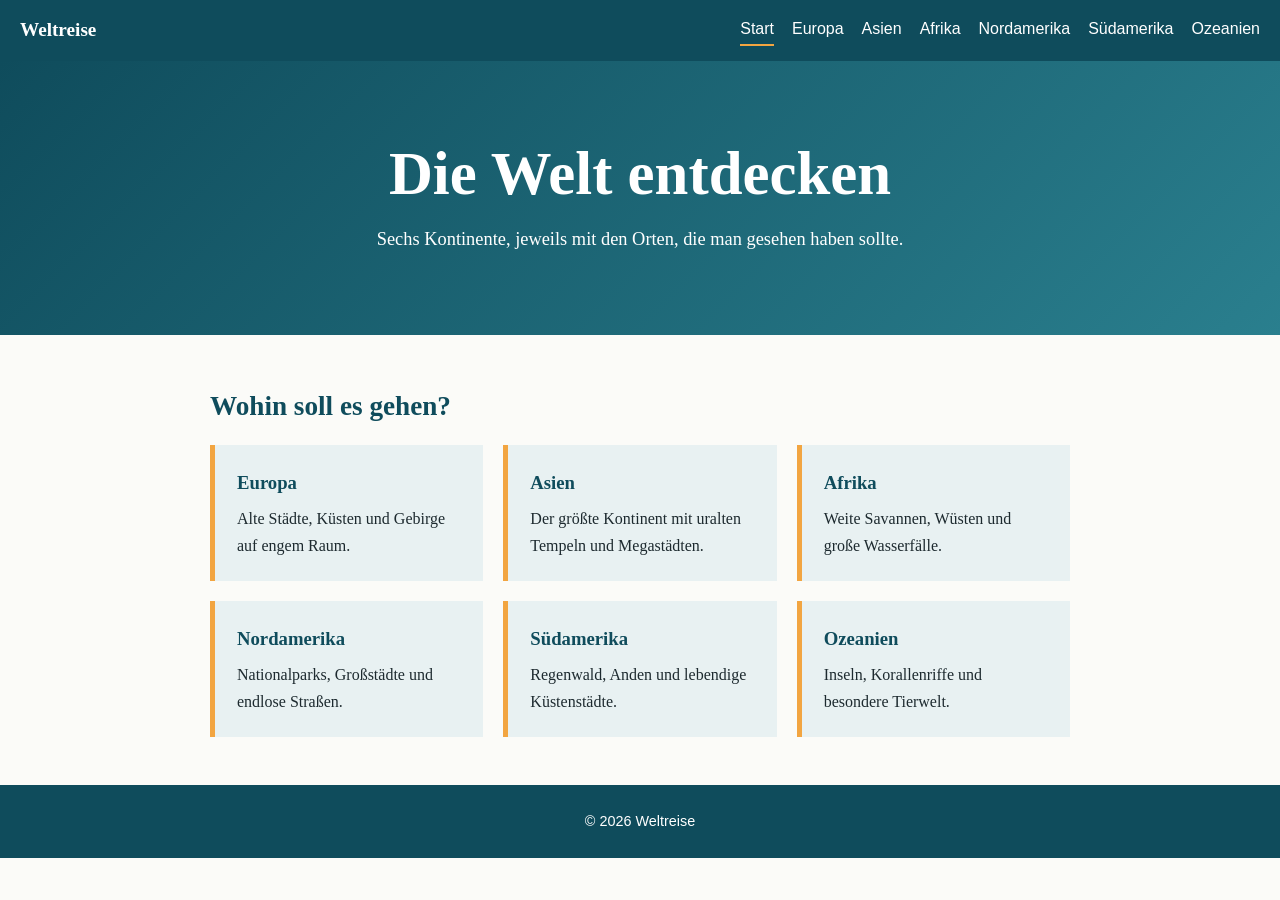
<file: index.html>
<!DOCTYPE html>
<html lang="de">
<head>
<meta charset="UTF-8">
<meta name="viewport" content="width=device-width, initial-scale=1">
<title>Start – Weltreise</title>
<link rel="stylesheet" href="style.css">
</head>
<body>
<header><strong>Weltreise</strong><nav><a href="index.html" aria-current="page">Start</a><a href="europa.html">Europa</a><a href="asien.html">Asien</a><a href="afrika.html">Afrika</a><a href="nordamerika.html">Nordamerika</a><a href="suedamerika.html">Südamerika</a><a href="ozeanien.html">Ozeanien</a></nav></header>
<div class="hero"><h1>Die Welt entdecken</h1><p>Sechs Kontinente, jeweils mit den Orten, die man gesehen haben sollte.</p></div>
<section><h2>Wohin soll es gehen?</h2><div class="karten"><a class="karte" href="europa.html"><h3>Europa</h3><p>Alte Städte, Küsten und Gebirge auf engem Raum.</p></a><a class="karte" href="asien.html"><h3>Asien</h3><p>Der größte Kontinent mit uralten Tempeln und Megastädten.</p></a><a class="karte" href="afrika.html"><h3>Afrika</h3><p>Weite Savannen, Wüsten und große Wasserfälle.</p></a><a class="karte" href="nordamerika.html"><h3>Nordamerika</h3><p>Nationalparks, Großstädte und endlose Straßen.</p></a><a class="karte" href="suedamerika.html"><h3>Südamerika</h3><p>Regenwald, Anden und lebendige Küstenstädte.</p></a><a class="karte" href="ozeanien.html"><h3>Ozeanien</h3><p>Inseln, Korallenriffe und besondere Tierwelt.</p></a></div></section>
<footer>&copy; 2026 Weltreise</footer>
</body>
</html>
</file>
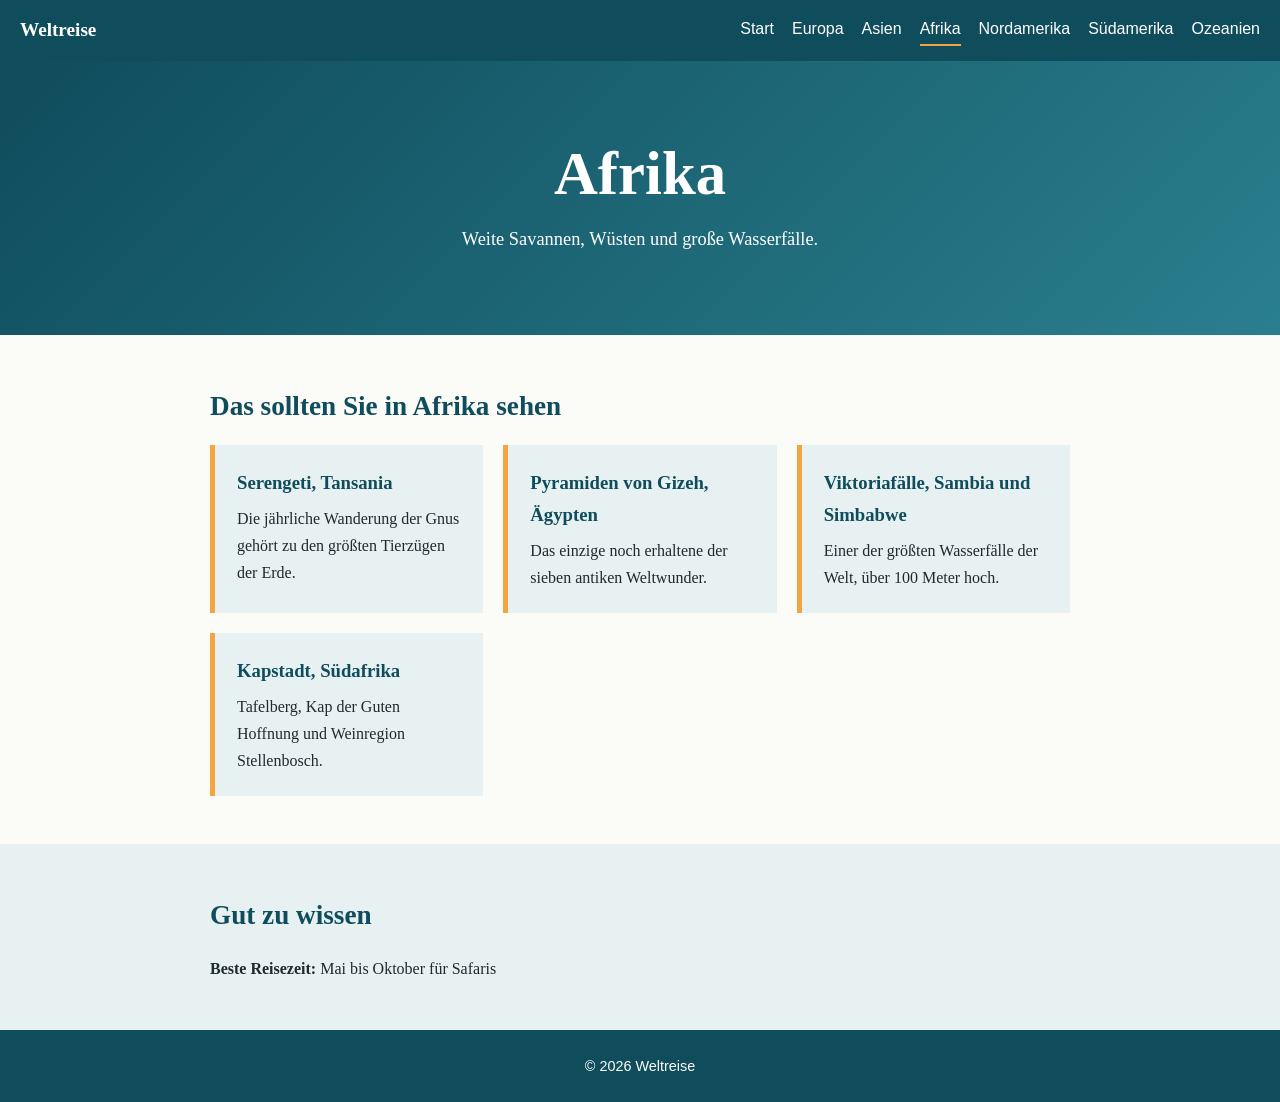
<file: afrika.html>
<!DOCTYPE html>
<html lang="de">
<head>
<meta charset="UTF-8">
<meta name="viewport" content="width=device-width, initial-scale=1">
<title>Afrika – Weltreise</title>
<link rel="stylesheet" href="style.css">
</head>
<body>
<header><strong>Weltreise</strong><nav><a href="index.html">Start</a><a href="europa.html">Europa</a><a href="asien.html">Asien</a><a href="afrika.html" aria-current="page">Afrika</a><a href="nordamerika.html">Nordamerika</a><a href="suedamerika.html">Südamerika</a><a href="ozeanien.html">Ozeanien</a></nav></header>
<div class="hero"><h1>Afrika</h1><p>Weite Savannen, Wüsten und große Wasserfälle.</p></div>
<section><h2>Das sollten Sie in Afrika sehen</h2><div class="karten"><div class="karte"><h3>Serengeti, Tansania</h3><p>Die jährliche Wanderung der Gnus gehört zu den größten Tierzügen der Erde.</p></div><div class="karte"><h3>Pyramiden von Gizeh, Ägypten</h3><p>Das einzige noch erhaltene der sieben antiken Weltwunder.</p></div><div class="karte"><h3>Viktoriafälle, Sambia und Simbabwe</h3><p>Einer der größten Wasserfälle der Welt, über 100 Meter hoch.</p></div><div class="karte"><h3>Kapstadt, Südafrika</h3><p>Tafelberg, Kap der Guten Hoffnung und Weinregion Stellenbosch.</p></div></div></section>
<section class="infos"><h2>Gut zu wissen</h2><p><strong>Beste Reisezeit:</strong> Mai bis Oktober für Safaris</p></section>
<footer>&copy; 2026 Weltreise</footer>
</body>
</html>
</file>
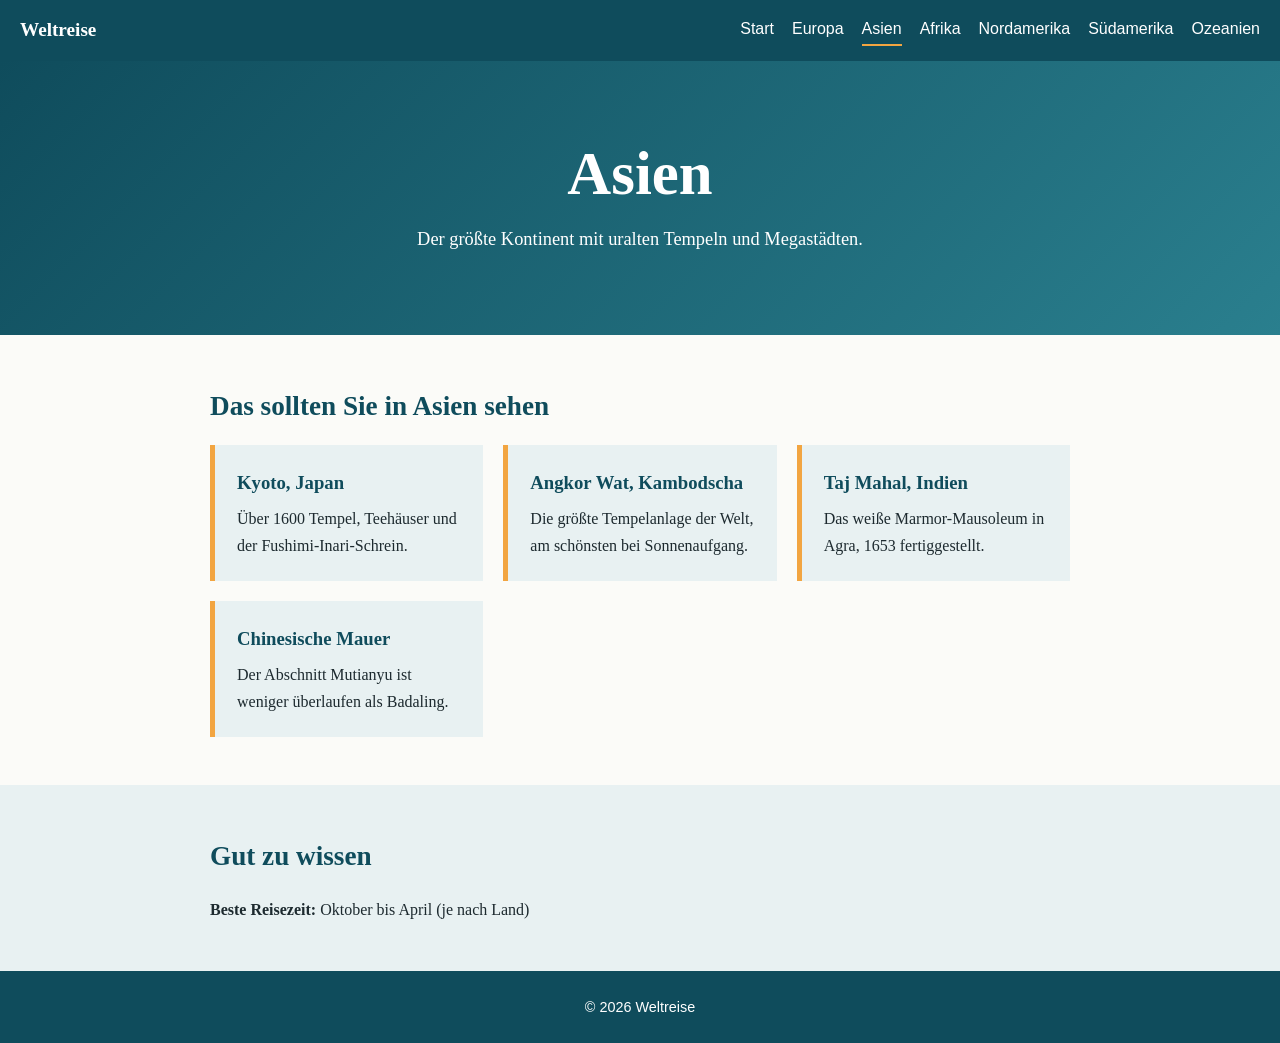
<file: asien.html>
<!DOCTYPE html>
<html lang="de">
<head>
<meta charset="UTF-8">
<meta name="viewport" content="width=device-width, initial-scale=1">
<title>Asien – Weltreise</title>
<link rel="stylesheet" href="style.css">
</head>
<body>
<header><strong>Weltreise</strong><nav><a href="index.html">Start</a><a href="europa.html">Europa</a><a href="asien.html" aria-current="page">Asien</a><a href="afrika.html">Afrika</a><a href="nordamerika.html">Nordamerika</a><a href="suedamerika.html">Südamerika</a><a href="ozeanien.html">Ozeanien</a></nav></header>
<div class="hero"><h1>Asien</h1><p>Der größte Kontinent mit uralten Tempeln und Megastädten.</p></div>
<section><h2>Das sollten Sie in Asien sehen</h2><div class="karten"><div class="karte"><h3>Kyoto, Japan</h3><p>Über 1600 Tempel, Teehäuser und der Fushimi-Inari-Schrein.</p></div><div class="karte"><h3>Angkor Wat, Kambodscha</h3><p>Die größte Tempelanlage der Welt, am schönsten bei Sonnenaufgang.</p></div><div class="karte"><h3>Taj Mahal, Indien</h3><p>Das weiße Marmor-Mausoleum in Agra, 1653 fertiggestellt.</p></div><div class="karte"><h3>Chinesische Mauer</h3><p>Der Abschnitt Mutianyu ist weniger überlaufen als Badaling.</p></div></div></section>
<section class="infos"><h2>Gut zu wissen</h2><p><strong>Beste Reisezeit:</strong> Oktober bis April (je nach Land)</p></section>
<footer>&copy; 2026 Weltreise</footer>
</body>
</html>
</file>
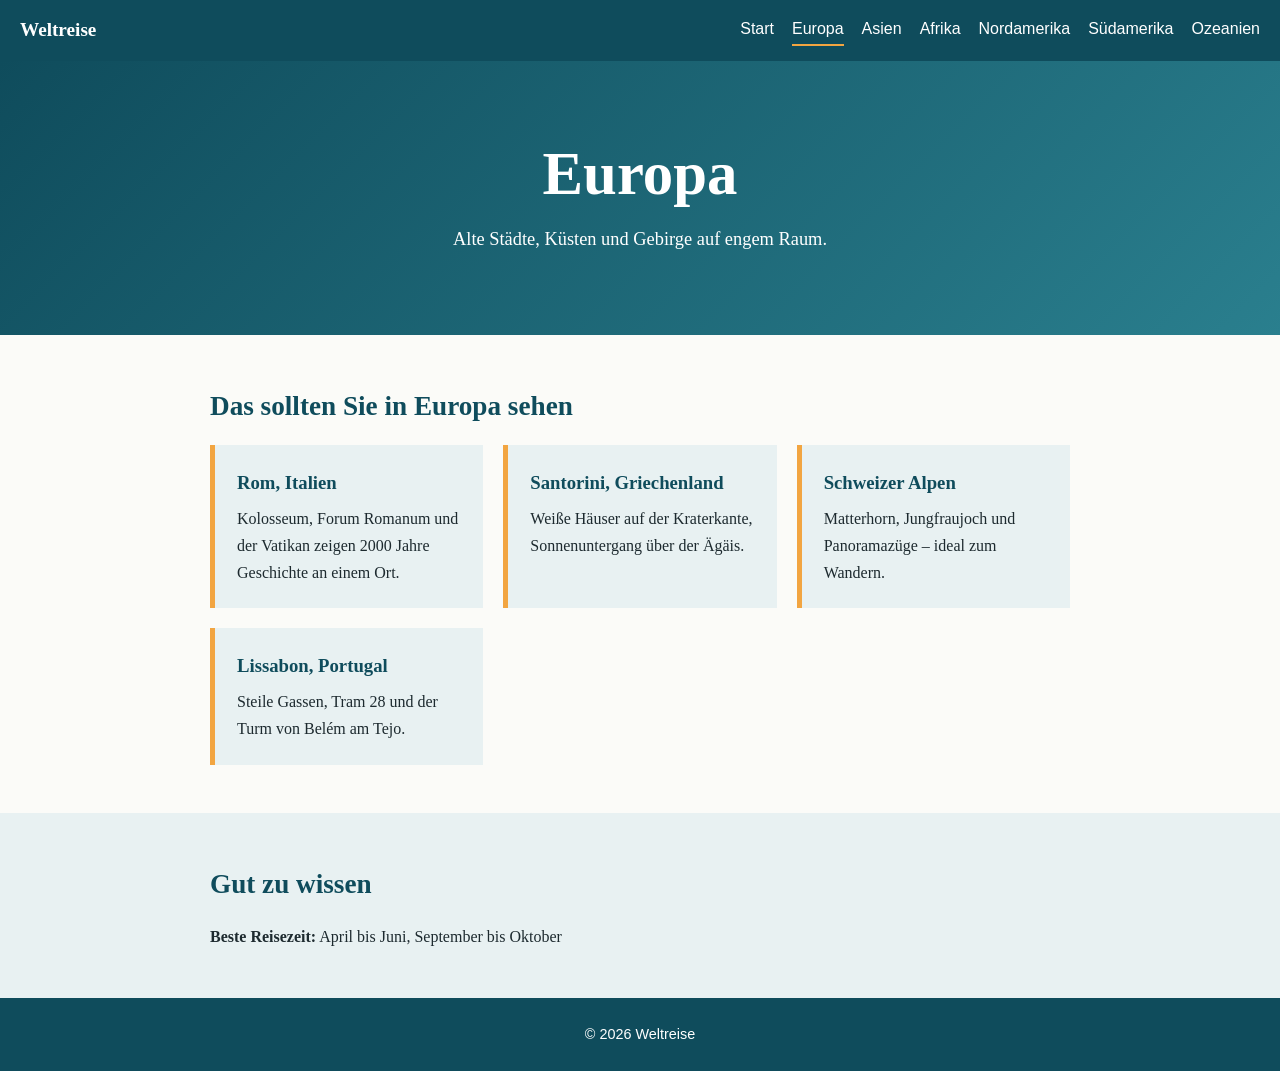
<file: europa.html>
<!DOCTYPE html>
<html lang="de">
<head>
<meta charset="UTF-8">
<meta name="viewport" content="width=device-width, initial-scale=1">
<title>Europa – Weltreise</title>
<link rel="stylesheet" href="style.css">
</head>
<body>
<header><strong>Weltreise</strong><nav><a href="index.html">Start</a><a href="europa.html" aria-current="page">Europa</a><a href="asien.html">Asien</a><a href="afrika.html">Afrika</a><a href="nordamerika.html">Nordamerika</a><a href="suedamerika.html">Südamerika</a><a href="ozeanien.html">Ozeanien</a></nav></header>
<div class="hero"><h1>Europa</h1><p>Alte Städte, Küsten und Gebirge auf engem Raum.</p></div>
<section><h2>Das sollten Sie in Europa sehen</h2><div class="karten"><div class="karte"><h3>Rom, Italien</h3><p>Kolosseum, Forum Romanum und der Vatikan zeigen 2000 Jahre Geschichte an einem Ort.</p></div><div class="karte"><h3>Santorini, Griechenland</h3><p>Weiße Häuser auf der Kraterkante, Sonnenuntergang über der Ägäis.</p></div><div class="karte"><h3>Schweizer Alpen</h3><p>Matterhorn, Jungfraujoch und Panoramazüge – ideal zum Wandern.</p></div><div class="karte"><h3>Lissabon, Portugal</h3><p>Steile Gassen, Tram 28 und der Turm von Belém am Tejo.</p></div></div></section>
<section class="infos"><h2>Gut zu wissen</h2><p><strong>Beste Reisezeit:</strong> April bis Juni, September bis Oktober</p></section>
<footer>&copy; 2026 Weltreise</footer>
</body>
</html>
</file>
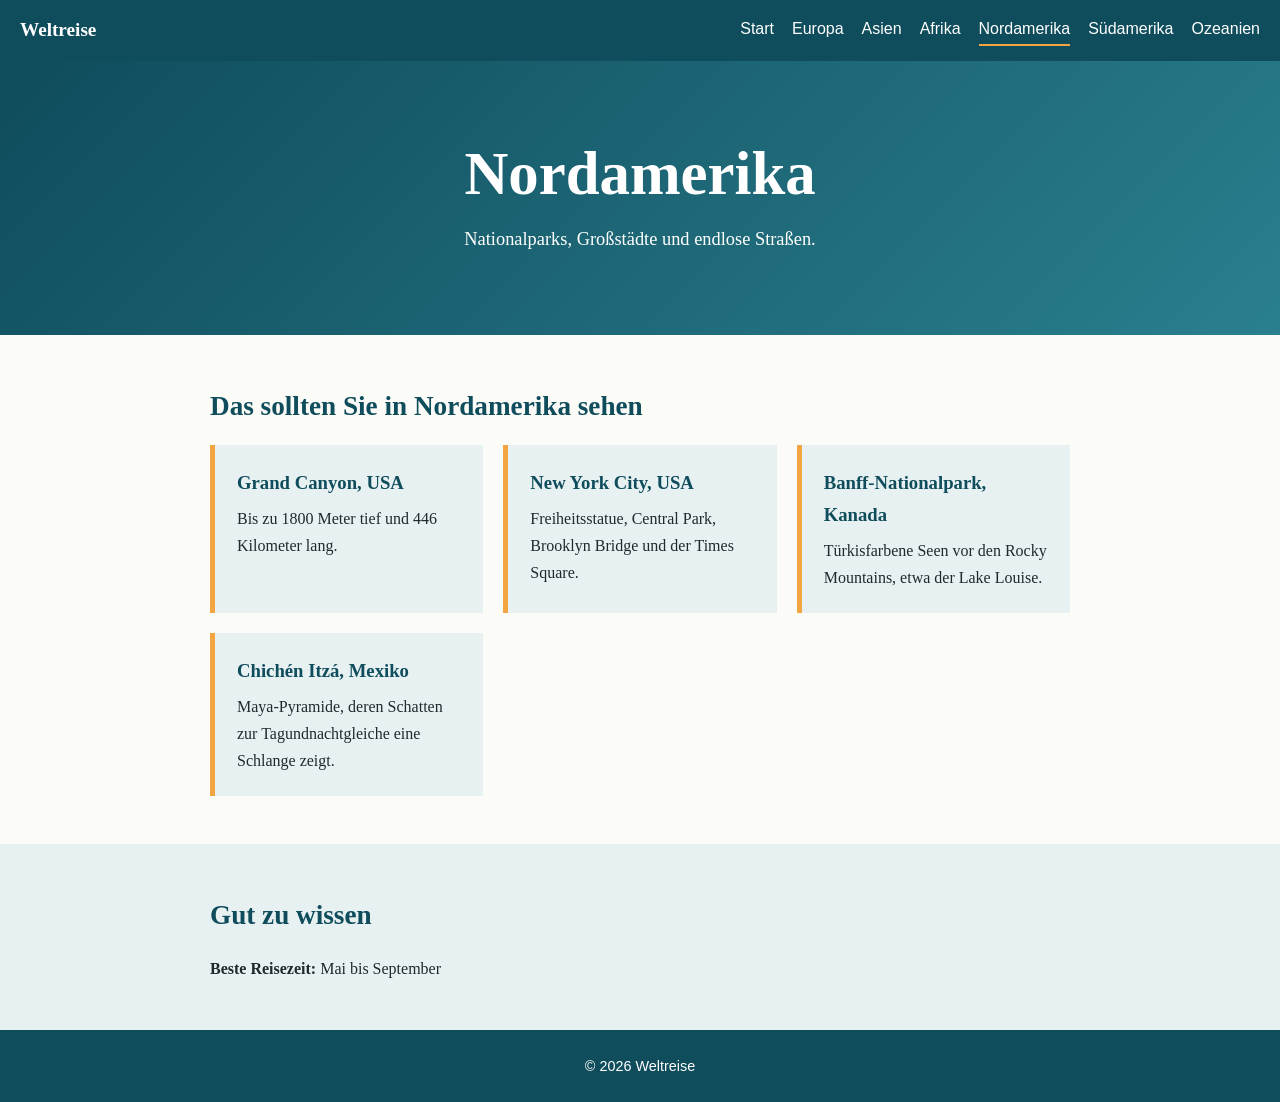
<file: nordamerika.html>
<!DOCTYPE html>
<html lang="de">
<head>
<meta charset="UTF-8">
<meta name="viewport" content="width=device-width, initial-scale=1">
<title>Nordamerika – Weltreise</title>
<link rel="stylesheet" href="style.css">
</head>
<body>
<header><strong>Weltreise</strong><nav><a href="index.html">Start</a><a href="europa.html">Europa</a><a href="asien.html">Asien</a><a href="afrika.html">Afrika</a><a href="nordamerika.html" aria-current="page">Nordamerika</a><a href="suedamerika.html">Südamerika</a><a href="ozeanien.html">Ozeanien</a></nav></header>
<div class="hero"><h1>Nordamerika</h1><p>Nationalparks, Großstädte und endlose Straßen.</p></div>
<section><h2>Das sollten Sie in Nordamerika sehen</h2><div class="karten"><div class="karte"><h3>Grand Canyon, USA</h3><p>Bis zu 1800 Meter tief und 446 Kilometer lang.</p></div><div class="karte"><h3>New York City, USA</h3><p>Freiheitsstatue, Central Park, Brooklyn Bridge und der Times Square.</p></div><div class="karte"><h3>Banff-Nationalpark, Kanada</h3><p>Türkisfarbene Seen vor den Rocky Mountains, etwa der Lake Louise.</p></div><div class="karte"><h3>Chichén Itzá, Mexiko</h3><p>Maya-Pyramide, deren Schatten zur Tagundnachtgleiche eine Schlange zeigt.</p></div></div></section>
<section class="infos"><h2>Gut zu wissen</h2><p><strong>Beste Reisezeit:</strong> Mai bis September</p></section>
<footer>&copy; 2026 Weltreise</footer>
</body>
</html>
</file>
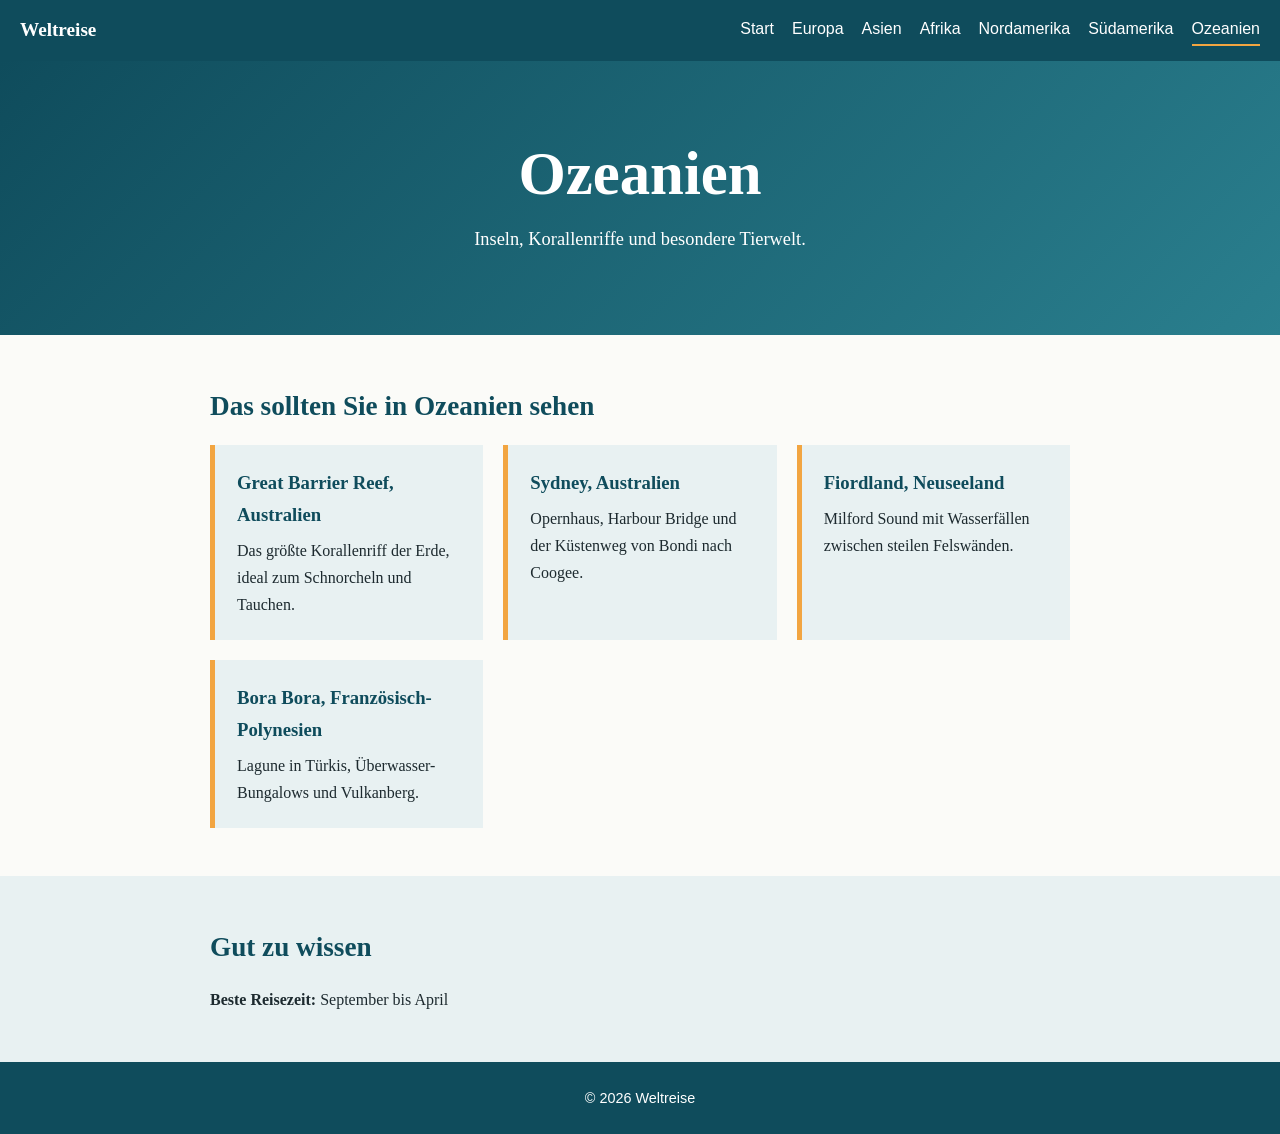
<file: ozeanien.html>
<!DOCTYPE html>
<html lang="de">
<head>
<meta charset="UTF-8">
<meta name="viewport" content="width=device-width, initial-scale=1">
<title>Ozeanien – Weltreise</title>
<link rel="stylesheet" href="style.css">
</head>
<body>
<header><strong>Weltreise</strong><nav><a href="index.html">Start</a><a href="europa.html">Europa</a><a href="asien.html">Asien</a><a href="afrika.html">Afrika</a><a href="nordamerika.html">Nordamerika</a><a href="suedamerika.html">Südamerika</a><a href="ozeanien.html" aria-current="page">Ozeanien</a></nav></header>
<div class="hero"><h1>Ozeanien</h1><p>Inseln, Korallenriffe und besondere Tierwelt.</p></div>
<section><h2>Das sollten Sie in Ozeanien sehen</h2><div class="karten"><div class="karte"><h3>Great Barrier Reef, Australien</h3><p>Das größte Korallenriff der Erde, ideal zum Schnorcheln und Tauchen.</p></div><div class="karte"><h3>Sydney, Australien</h3><p>Opernhaus, Harbour Bridge und der Küstenweg von Bondi nach Coogee.</p></div><div class="karte"><h3>Fiordland, Neuseeland</h3><p>Milford Sound mit Wasserfällen zwischen steilen Felswänden.</p></div><div class="karte"><h3>Bora Bora, Französisch-Polynesien</h3><p>Lagune in Türkis, Überwasser-Bungalows und Vulkanberg.</p></div></div></section>
<section class="infos"><h2>Gut zu wissen</h2><p><strong>Beste Reisezeit:</strong> September bis April</p></section>
<footer>&copy; 2026 Weltreise</footer>
</body>
</html>
</file>
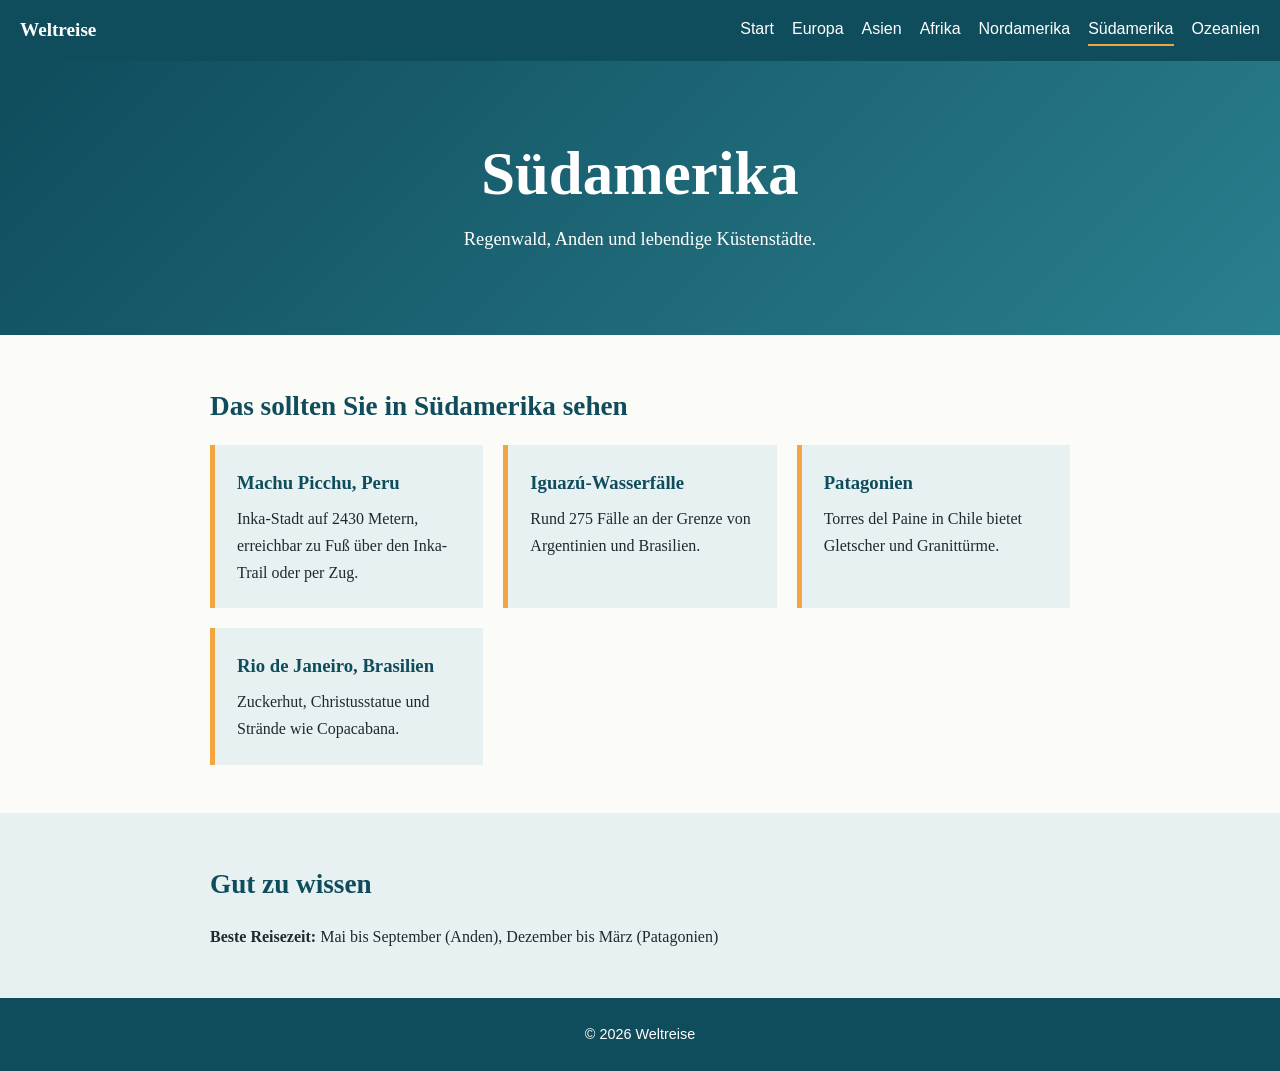
<file: suedamerika.html>
<!DOCTYPE html>
<html lang="de">
<head>
<meta charset="UTF-8">
<meta name="viewport" content="width=device-width, initial-scale=1">
<title>Südamerika – Weltreise</title>
<link rel="stylesheet" href="style.css">
</head>
<body>
<header><strong>Weltreise</strong><nav><a href="index.html">Start</a><a href="europa.html">Europa</a><a href="asien.html">Asien</a><a href="afrika.html">Afrika</a><a href="nordamerika.html">Nordamerika</a><a href="suedamerika.html" aria-current="page">Südamerika</a><a href="ozeanien.html">Ozeanien</a></nav></header>
<div class="hero"><h1>Südamerika</h1><p>Regenwald, Anden und lebendige Küstenstädte.</p></div>
<section><h2>Das sollten Sie in Südamerika sehen</h2><div class="karten"><div class="karte"><h3>Machu Picchu, Peru</h3><p>Inka-Stadt auf 2430 Metern, erreichbar zu Fuß über den Inka-Trail oder per Zug.</p></div><div class="karte"><h3>Iguazú-Wasserfälle</h3><p>Rund 275 Fälle an der Grenze von Argentinien und Brasilien.</p></div><div class="karte"><h3>Patagonien</h3><p>Torres del Paine in Chile bietet Gletscher und Granittürme.</p></div><div class="karte"><h3>Rio de Janeiro, Brasilien</h3><p>Zuckerhut, Christusstatue und Strände wie Copacabana.</p></div></div></section>
<section class="infos"><h2>Gut zu wissen</h2><p><strong>Beste Reisezeit:</strong> Mai bis September (Anden), Dezember bis März (Patagonien)</p></section>
<footer>&copy; 2026 Weltreise</footer>
</body>
</html>
</file>
<file: style.css>
:root{--meer:#0f4c5c;--kachel:#e8f1f2;--sonne:#f2a541;--text:#1d2a2f;--papier:#fbfbf8}
*{box-sizing:border-box;margin:0;padding:0}
body{font-family:Georgia,"Times New Roman",serif;line-height:1.7;color:var(--text);background:var(--papier)}
a:focus-visible{outline:3px solid var(--sonne);outline-offset:2px}
header{background:var(--meer);color:#fff;padding:14px 20px;display:flex;justify-content:space-between;align-items:center;flex-wrap:wrap;gap:10px}
header strong{font-size:1.2rem}
nav{display:flex;flex-wrap:wrap;gap:6px 18px;font-family:Arial,sans-serif}
nav a{color:#fff;text-decoration:none;padding-bottom:2px}
nav a:hover{text-decoration:underline}
nav a[aria-current="page"]{border-bottom:2px solid var(--sonne)}
.hero{background:linear-gradient(135deg,#0f4c5c,#2a7f8e);color:#fff;text-align:center;padding:80px 20px}
.hero h1{font-size:clamp(2.2rem,7vw,3.8rem);line-height:1.1}
.hero p{max-width:560px;margin:16px auto 0;font-size:1.15rem}
section{max-width:900px;margin:0 auto;padding:48px 20px}
section.infos{background:var(--kachel);max-width:none;padding-left:max(20px,calc((100% - 860px)/2));padding-right:max(20px,calc((100% - 860px)/2))}
h2{font-size:1.7rem;margin-bottom:16px;color:var(--meer)}
.karten{display:grid;grid-template-columns:repeat(auto-fit,minmax(240px,1fr));gap:20px}
.karte{display:block;background:var(--kachel);padding:22px;border-left:5px solid var(--sonne);color:inherit;text-decoration:none}
a.karte:hover{background:#d5e6e8}
.karte h3{margin-bottom:6px;color:var(--meer)}
footer{background:var(--meer);color:#fff;text-align:center;padding:24px 20px;font-family:Arial,sans-serif;font-size:.9rem}
</file>
